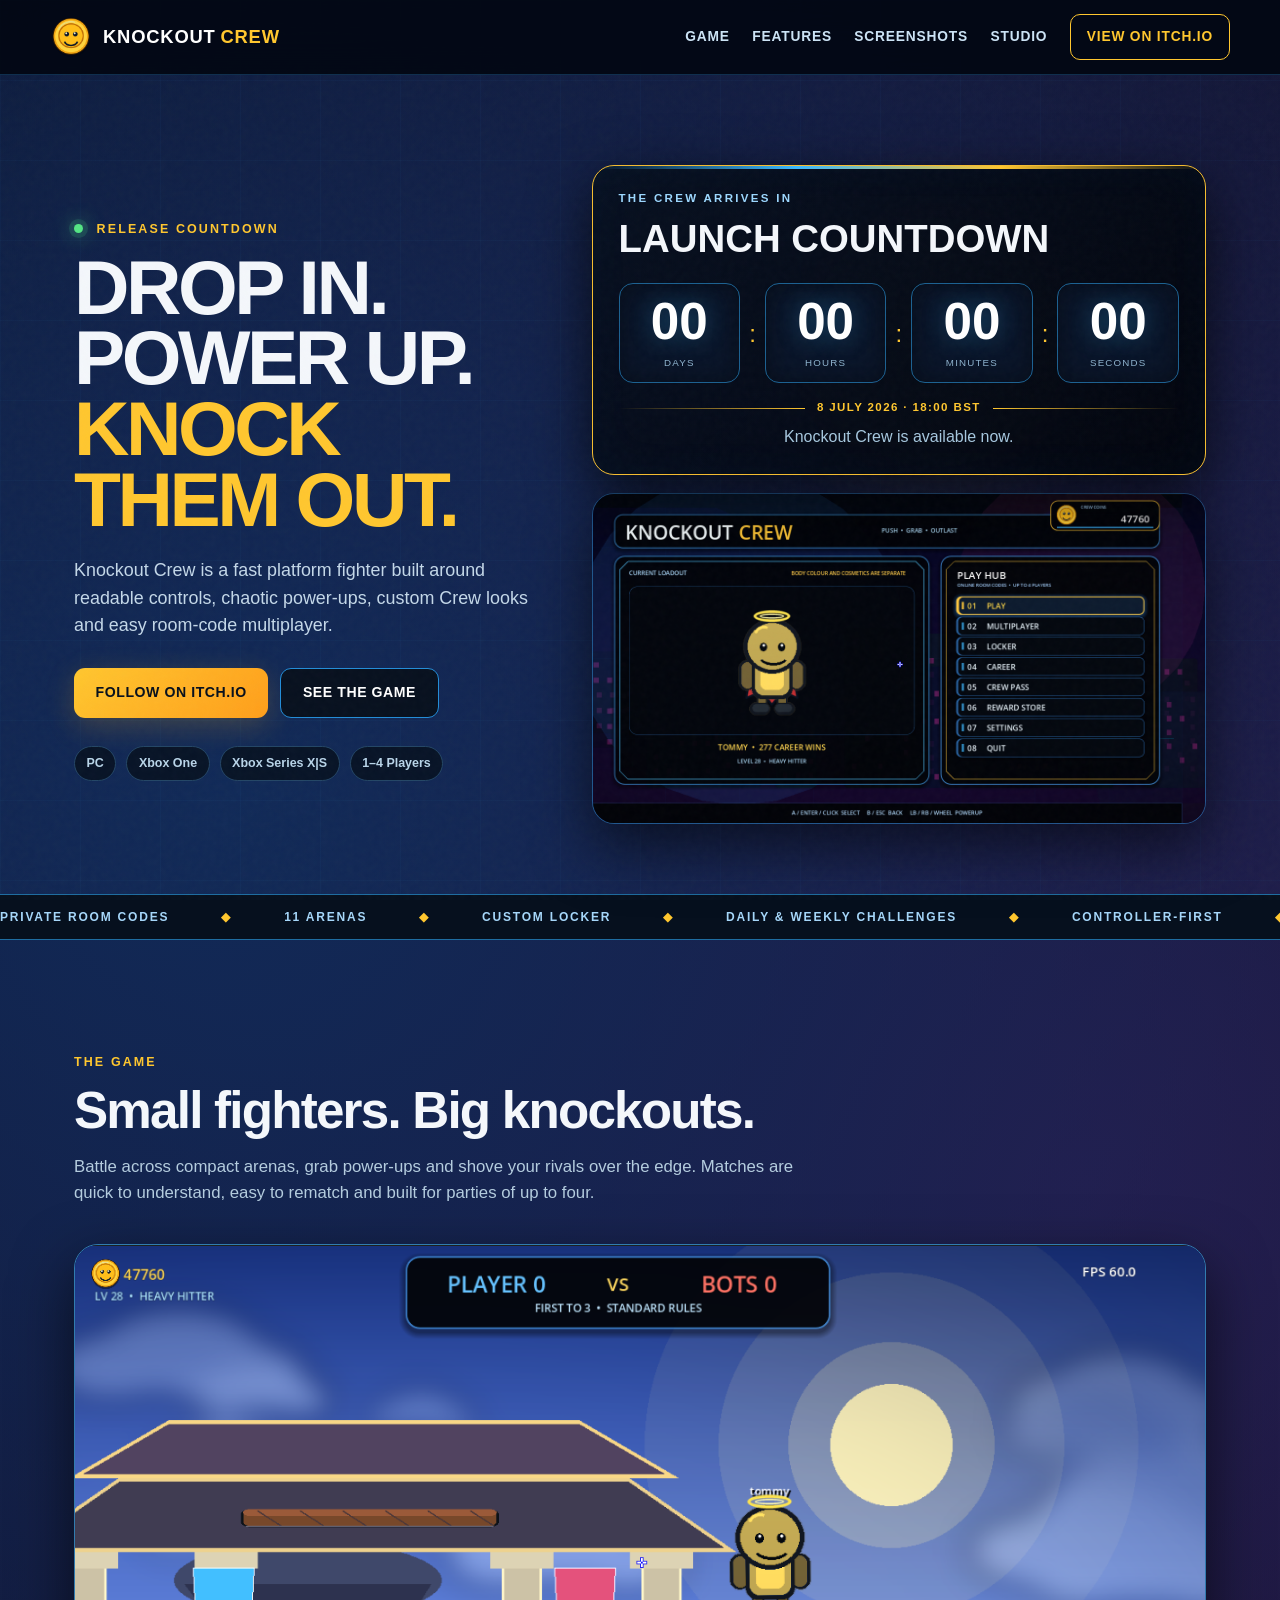
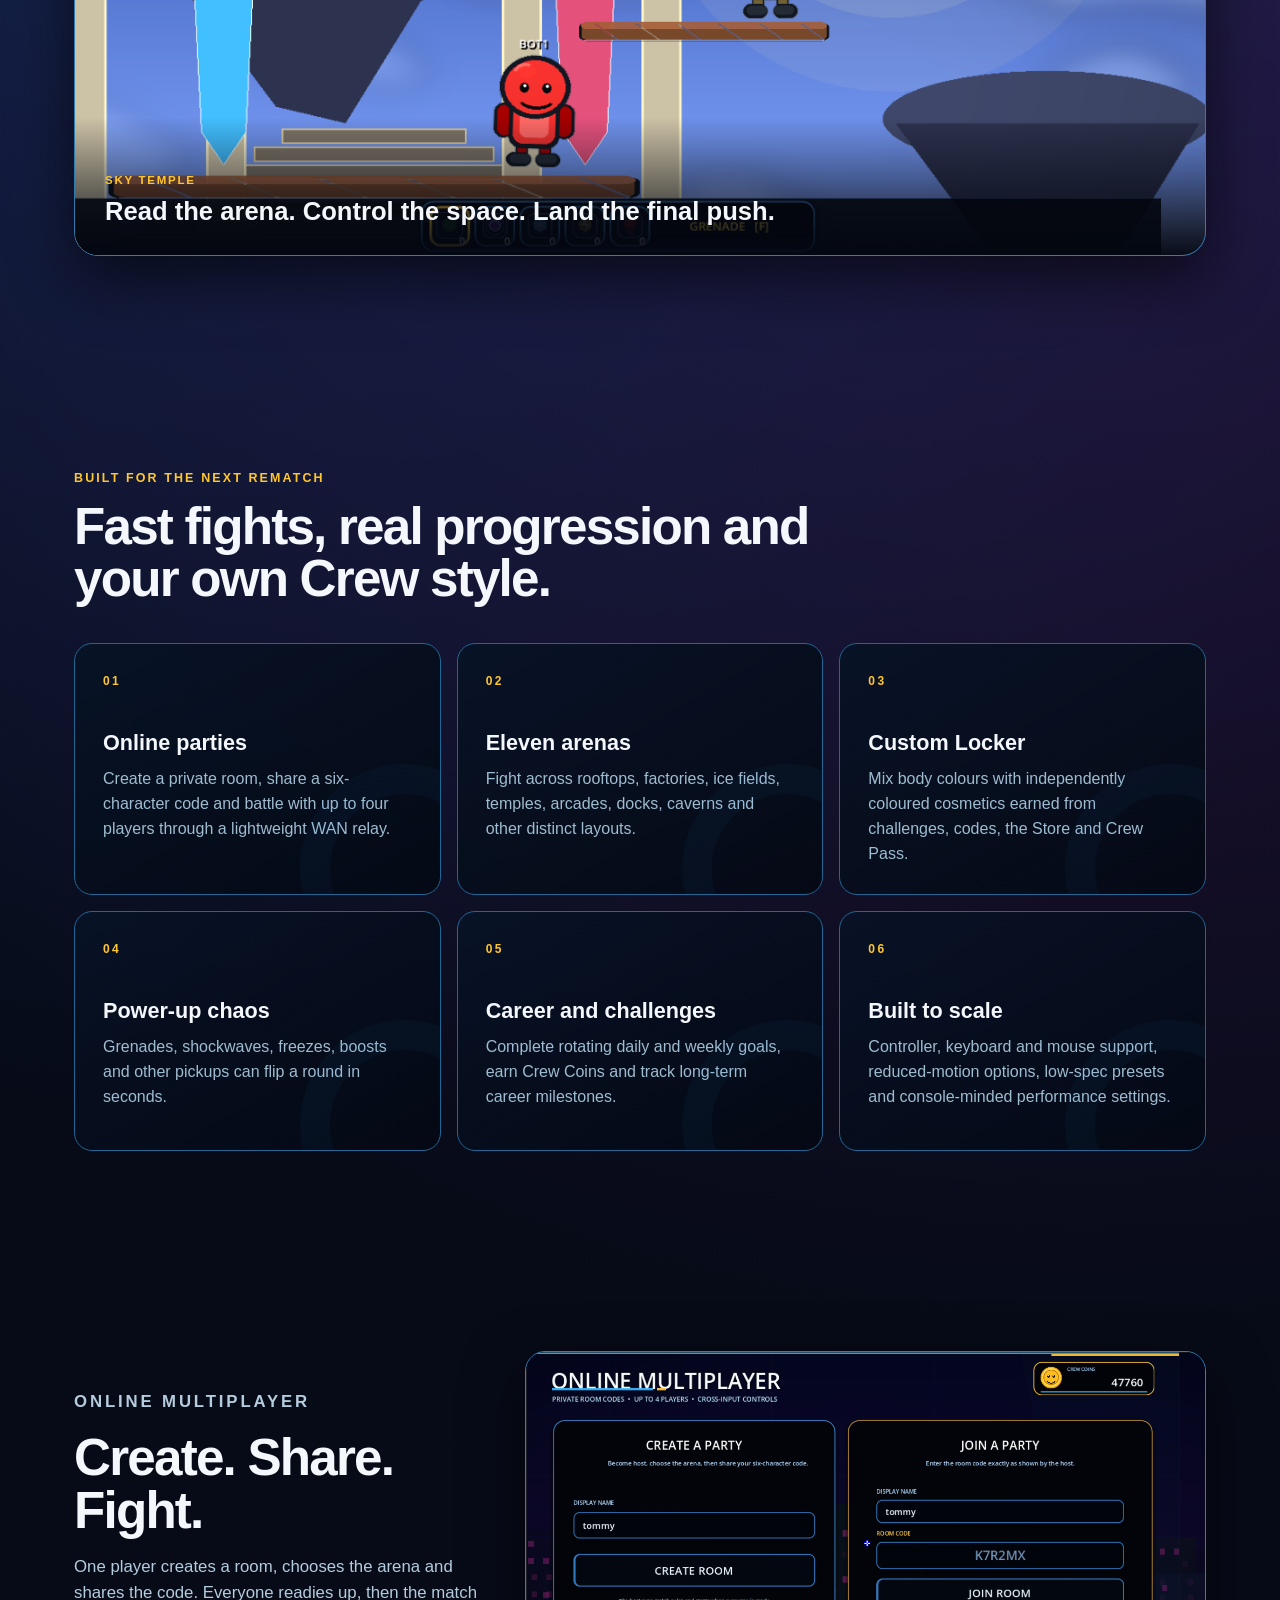
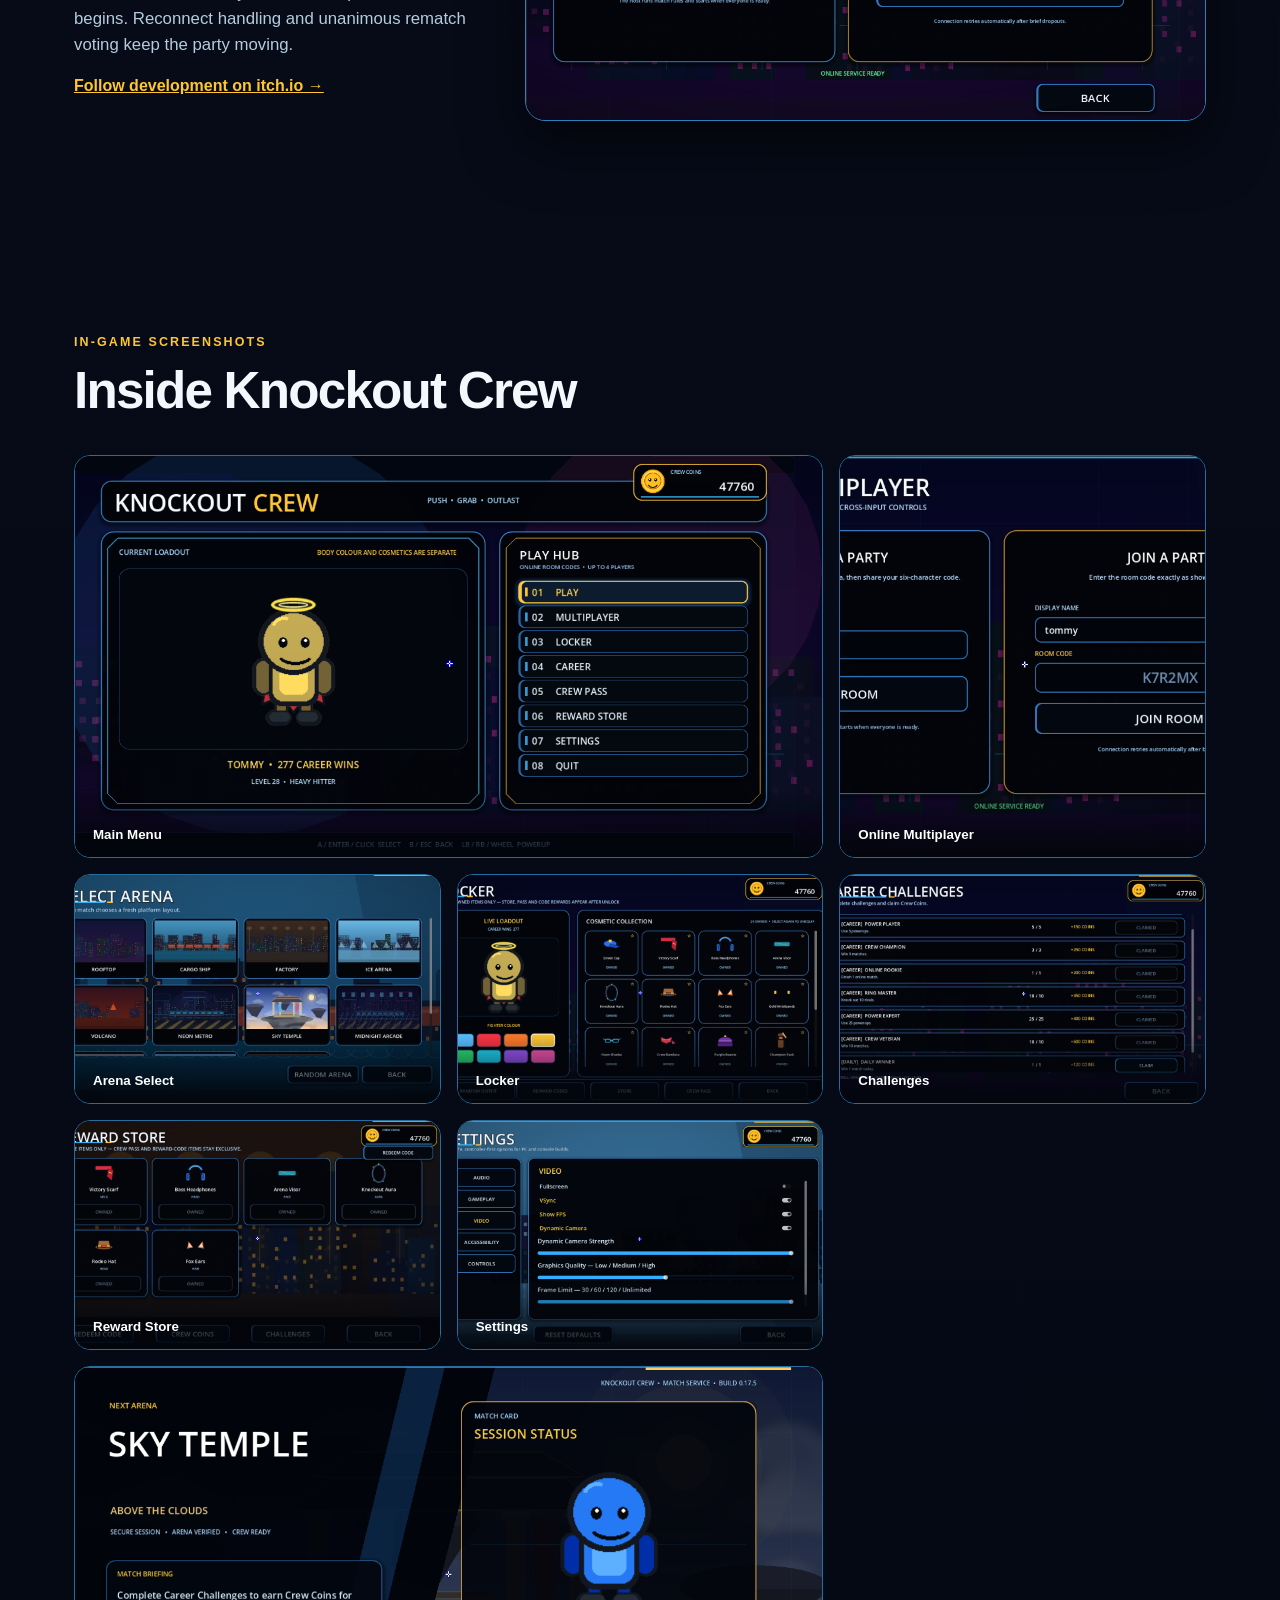
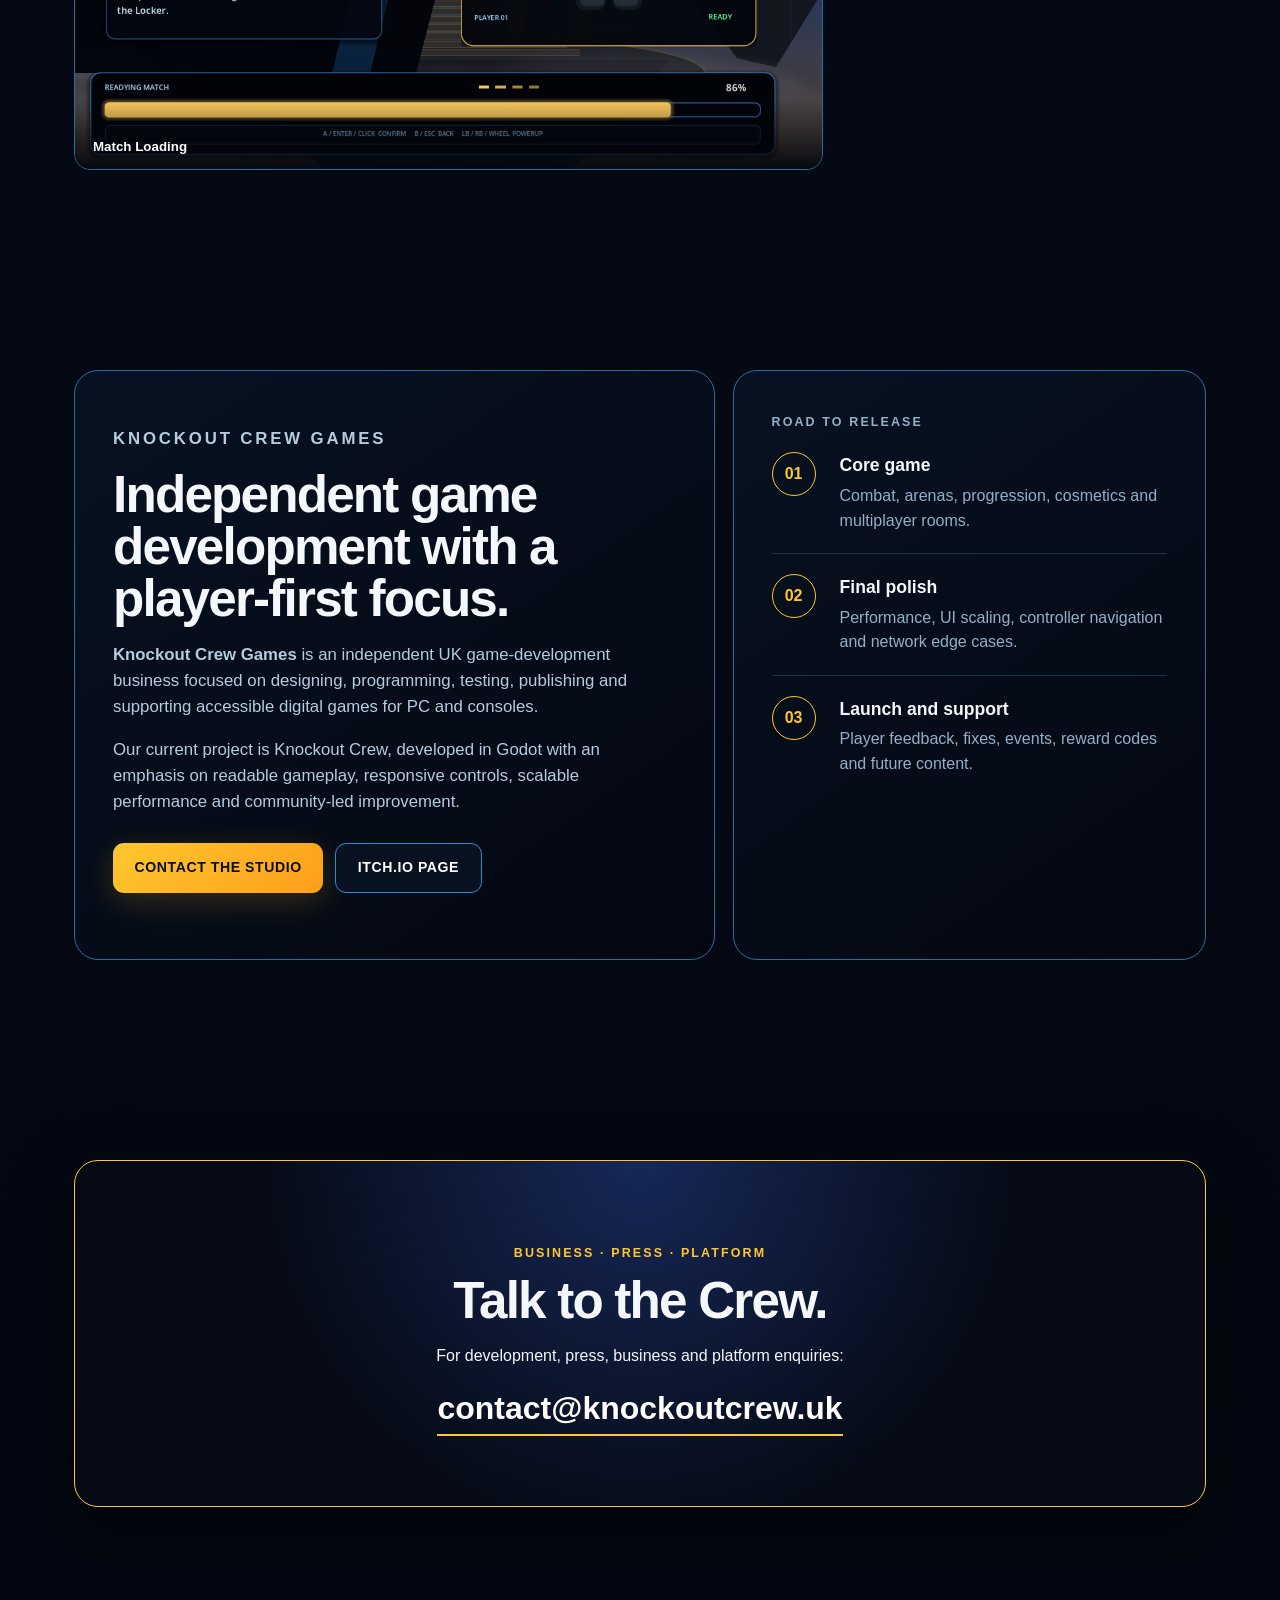
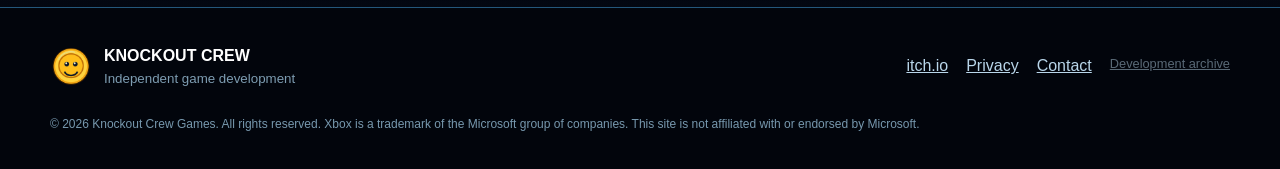
<file: index.html>
<!doctype html>
<html lang="en-GB">
<head>
  <meta charset="utf-8">
  <meta name="viewport" content="width=device-width, initial-scale=1">
  <meta name="description" content="Knockout Crew is a fast, colourful indie platform fighter for local and online multiplayer.">
  <meta name="theme-color" content="#050b18">
  <meta property="og:title" content="Knockout Crew — Launching Soon">
  <meta property="og:description" content="Push. Grab. Outlast. Wishlist and follow the launch on itch.io.">
  <meta property="og:image" content="assets/images/main-menu.png">
  <meta property="og:type" content="website">
  <title>Knockout Crew | Official Website</title>
  <link rel="icon" href="assets/images/crew-coin.png">
  <link rel="stylesheet" href="styles.css">
  <script defer src="script.js"></script>
</head>
<body>
  <a class="skip-link" href="#main">Skip to content</a>
  <div class="noise" aria-hidden="true"></div>

  <header class="site-header">
    <a class="brand" href="#top" aria-label="Knockout Crew home">
      <img src="assets/images/crew-coin.png" alt="">
      <span><b>KNOCKOUT</b><strong>CREW</strong></span>
    </a>
    <button class="menu-toggle" aria-expanded="false" aria-controls="main-nav">Menu</button>
    <nav id="main-nav" aria-label="Main navigation">
      <a href="#game">Game</a>
      <a href="#features">Features</a>
      <a href="#gallery">Screenshots</a>
      <a href="#studio">Studio</a>
      <a class="nav-cta" href="https://ban1she.itch.io/knockout-crew" target="_blank" rel="noopener">View on itch.io</a>
    </nav>
  </header>

  <main id="main">
    <section class="hero" id="top">
      <div class="hero-copy reveal">
        <p class="eyebrow"><span class="live-dot"></span> RELEASE COUNTDOWN</p>
        <h1>DROP IN.<br>POWER UP.<br><span>KNOCK THEM OUT.</span></h1>
        <p class="hero-text">Knockout Crew is a fast platform fighter built around readable controls, chaotic power-ups, custom Crew looks and easy room-code multiplayer.</p>
        <div class="hero-actions">
          <a class="button primary" href="https://ban1she.itch.io/knockout-crew" target="_blank" rel="noopener">Follow on itch.io</a>
          <a class="button secondary" href="#gallery">See the game</a>
        </div>
        <ul class="platform-list" aria-label="Target platforms">
          <li>PC</li><li>Xbox One</li><li>Xbox Series X|S</li><li>1–4 Players</li>
        </ul>
      </div>

      <div class="countdown-stage reveal" aria-labelledby="countdown-title">
        <div class="countdown-glow" aria-hidden="true"></div>
        <div class="countdown-card">
          <p class="countdown-kicker">THE CREW ARRIVES IN</p>
          <h2 id="countdown-title">Launch countdown</h2>
          <div class="countdown" data-release="2026-07-08T18:00:00+01:00" aria-live="polite">
            <div><strong id="days">15</strong><span>Days</span></div>
            <i>:</i>
            <div><strong id="hours">00</strong><span>Hours</span></div>
            <i>:</i>
            <div><strong id="minutes">00</strong><span>Minutes</span></div>
            <i>:</i>
            <div><strong id="seconds">00</strong><span>Seconds</span></div>
          </div>
          <div class="release-line"><span></span><b>8 JULY 2026 · 18:00 BST</b><span></span></div>
          <p id="countdown-status">Final checks are underway.</p>
        </div>
        <img src="assets/images/main-menu.png" alt="Knockout Crew main menu showing the custom fighter and Play Hub">
      </div>
    </section>

    <section class="ticker" aria-label="Game highlights">
      <div><span>PRIVATE ROOM CODES</span><span>11 ARENAS</span><span>CUSTOM LOCKER</span><span>DAILY & WEEKLY CHALLENGES</span><span>CONTROLLER-FIRST</span><span>LOW-SPEC MODES</span></div>
    </section>

    <section class="section game-section" id="game">
      <div class="section-heading reveal">
        <p class="eyebrow">THE GAME</p>
        <h2>Small fighters. Big knockouts.</h2>
        <p>Battle across compact arenas, grab power-ups and shove your rivals over the edge. Matches are quick to understand, easy to rematch and built for parties of up to four.</p>
      </div>
      <div class="feature-visual reveal">
        <img src="assets/images/sky-temple-gameplay.png" alt="Knockout Crew match in Sky Temple">
        <div class="visual-caption">
          <span>SKY TEMPLE</span>
          <strong>Read the arena. Control the space. Land the final push.</strong>
        </div>
      </div>
    </section>

    <section class="section" id="features">
      <div class="section-heading reveal">
        <p class="eyebrow">BUILT FOR THE NEXT REMATCH</p>
        <h2>Fast fights, real progression and your own Crew style.</h2>
      </div>
      <div class="card-grid">
        <article class="info-card reveal"><span class="card-number">01</span><h3>Online parties</h3><p>Create a private room, share a six-character code and battle with up to four players through a lightweight WAN relay.</p></article>
        <article class="info-card reveal"><span class="card-number">02</span><h3>Eleven arenas</h3><p>Fight across rooftops, factories, ice fields, temples, arcades, docks, caverns and other distinct layouts.</p></article>
        <article class="info-card reveal"><span class="card-number">03</span><h3>Custom Locker</h3><p>Mix body colours with independently coloured cosmetics earned from challenges, codes, the Store and Crew Pass.</p></article>
        <article class="info-card reveal"><span class="card-number">04</span><h3>Power-up chaos</h3><p>Grenades, shockwaves, freezes, boosts and other pickups can flip a round in seconds.</p></article>
        <article class="info-card reveal"><span class="card-number">05</span><h3>Career and challenges</h3><p>Complete rotating daily and weekly goals, earn Crew Coins and track long-term career milestones.</p></article>
        <article class="info-card reveal"><span class="card-number">06</span><h3>Built to scale</h3><p>Controller, keyboard and mouse support, reduced-motion options, low-spec presets and console-minded performance settings.</p></article>
      </div>
    </section>

    <section class="section multiplayer-showcase">
      <div class="showcase-copy reveal">
        <p class="eyebrow">ONLINE MULTIPLAYER</p>
        <h2>Create. Share. Fight.</h2>
        <p>One player creates a room, chooses the arena and shares the code. Everyone readies up, then the match begins. Reconnect handling and unanimous rematch voting keep the party moving.</p>
        <a class="text-link" href="https://ban1she.itch.io/knockout-crew" target="_blank" rel="noopener">Follow development on itch.io →</a>
      </div>
      <img class="reveal" src="assets/images/multiplayer.png" alt="Knockout Crew online multiplayer create and join party screen">
    </section>

    <section class="section gallery-section" id="gallery">
      <div class="section-heading reveal"><p class="eyebrow">IN-GAME SCREENSHOTS</p><h2>Inside Knockout Crew</h2></div>
      <div class="gallery">
        <button class="gallery-item gallery-feature reveal" data-image="assets/images/main-menu.png"><img src="assets/images/main-menu.png" alt="Knockout Crew main menu"><span>Main Menu</span></button>
        <button class="gallery-item reveal" data-image="assets/images/multiplayer.png"><img src="assets/images/multiplayer.png" alt="Online multiplayer room screen"><span>Online Multiplayer</span></button>
        <button class="gallery-item reveal" data-image="assets/images/arenas.png"><img src="assets/images/arenas.png" alt="Arena selection screen"><span>Arena Select</span></button>
        <button class="gallery-item reveal" data-image="assets/images/locker-v17.png"><img src="assets/images/locker-v17.png" alt="Locker cosmetic collection"><span>Locker</span></button>
        <button class="gallery-item reveal" data-image="assets/images/challenges.png"><img src="assets/images/challenges.png" alt="Career challenges screen"><span>Challenges</span></button>
        <button class="gallery-item reveal" data-image="assets/images/store.png"><img src="assets/images/store.png" alt="Reward Store screen"><span>Reward Store</span></button>
        <button class="gallery-item reveal" data-image="assets/images/settings.png"><img src="assets/images/settings.png" alt="Settings screen"><span>Settings</span></button>
        <button class="gallery-item gallery-feature reveal" data-image="assets/images/loading-screen.png"><img src="assets/images/loading-screen.png" alt="Sky Temple loading screen"><span>Match Loading</span></button>
      </div>
    </section>

    <section class="section split-section" id="studio">
      <div class="studio-panel reveal">
        <p class="eyebrow">KNOCKOUT CREW GAMES</p>
        <h2>Independent game development with a player-first focus.</h2>
        <p><strong>Knockout Crew Games</strong> is an independent UK game-development business focused on designing, programming, testing, publishing and supporting accessible digital games for PC and consoles.</p>
        <p>Our current project is Knockout Crew, developed in Godot with an emphasis on readable gameplay, responsive controls, scalable performance and community-led improvement.</p>
        <div class="studio-actions">
          <a class="button primary" href="mailto:contact@knockoutcrew.uk">Contact the studio</a>
          <a class="button secondary" href="https://ban1she.itch.io/knockout-crew" target="_blank" rel="noopener">itch.io page</a>
        </div>
      </div>
      <div class="roadmap reveal">
        <p class="eyebrow">ROAD TO RELEASE</p>
        <ol>
          <li><span>01</span><div><strong>Core game</strong><p>Combat, arenas, progression, cosmetics and multiplayer rooms.</p></div></li>
          <li><span>02</span><div><strong>Final polish</strong><p>Performance, UI scaling, controller navigation and network edge cases.</p></div></li>
          <li><span>03</span><div><strong>Launch and support</strong><p>Player feedback, fixes, events, reward codes and future content.</p></div></li>
        </ol>
      </div>
    </section>

    <section class="section contact-section" id="contact">
      <div class="contact-card reveal">
        <p class="eyebrow">BUSINESS · PRESS · PLATFORM</p>
        <h2>Talk to the Crew.</h2>
        <p>For development, press, business and platform enquiries:</p>
        <a class="contact-email" href="mailto:contact@knockoutcrew.uk">contact@knockoutcrew.uk</a>
      </div>
    </section>
  </main>

  <footer>
    <div class="footer-top">
      <div class="footer-brand"><img src="assets/images/crew-coin.png" alt=""><span><b>KNOCKOUT CREW</b><small>Independent game development</small></span></div>
      <div class="footer-links"><a href="https://ban1she.itch.io/knockout-crew" target="_blank" rel="noopener">itch.io</a><a href="privacy.html">Privacy</a><a href="mailto:contact@knockoutcrew.uk">Contact</a><a class="quiet-link" href="devlog.html">Development archive</a></div>
    </div>
    <p>© <span id="year"></span> Knockout Crew Games. All rights reserved. Xbox is a trademark of the Microsoft group of companies. This site is not affiliated with or endorsed by Microsoft.</p>
  </footer>

  <dialog id="lightbox"><button class="lightbox-close" aria-label="Close image">×</button><img alt="Expanded game screenshot"></dialog>
</body>
</html>
</file>
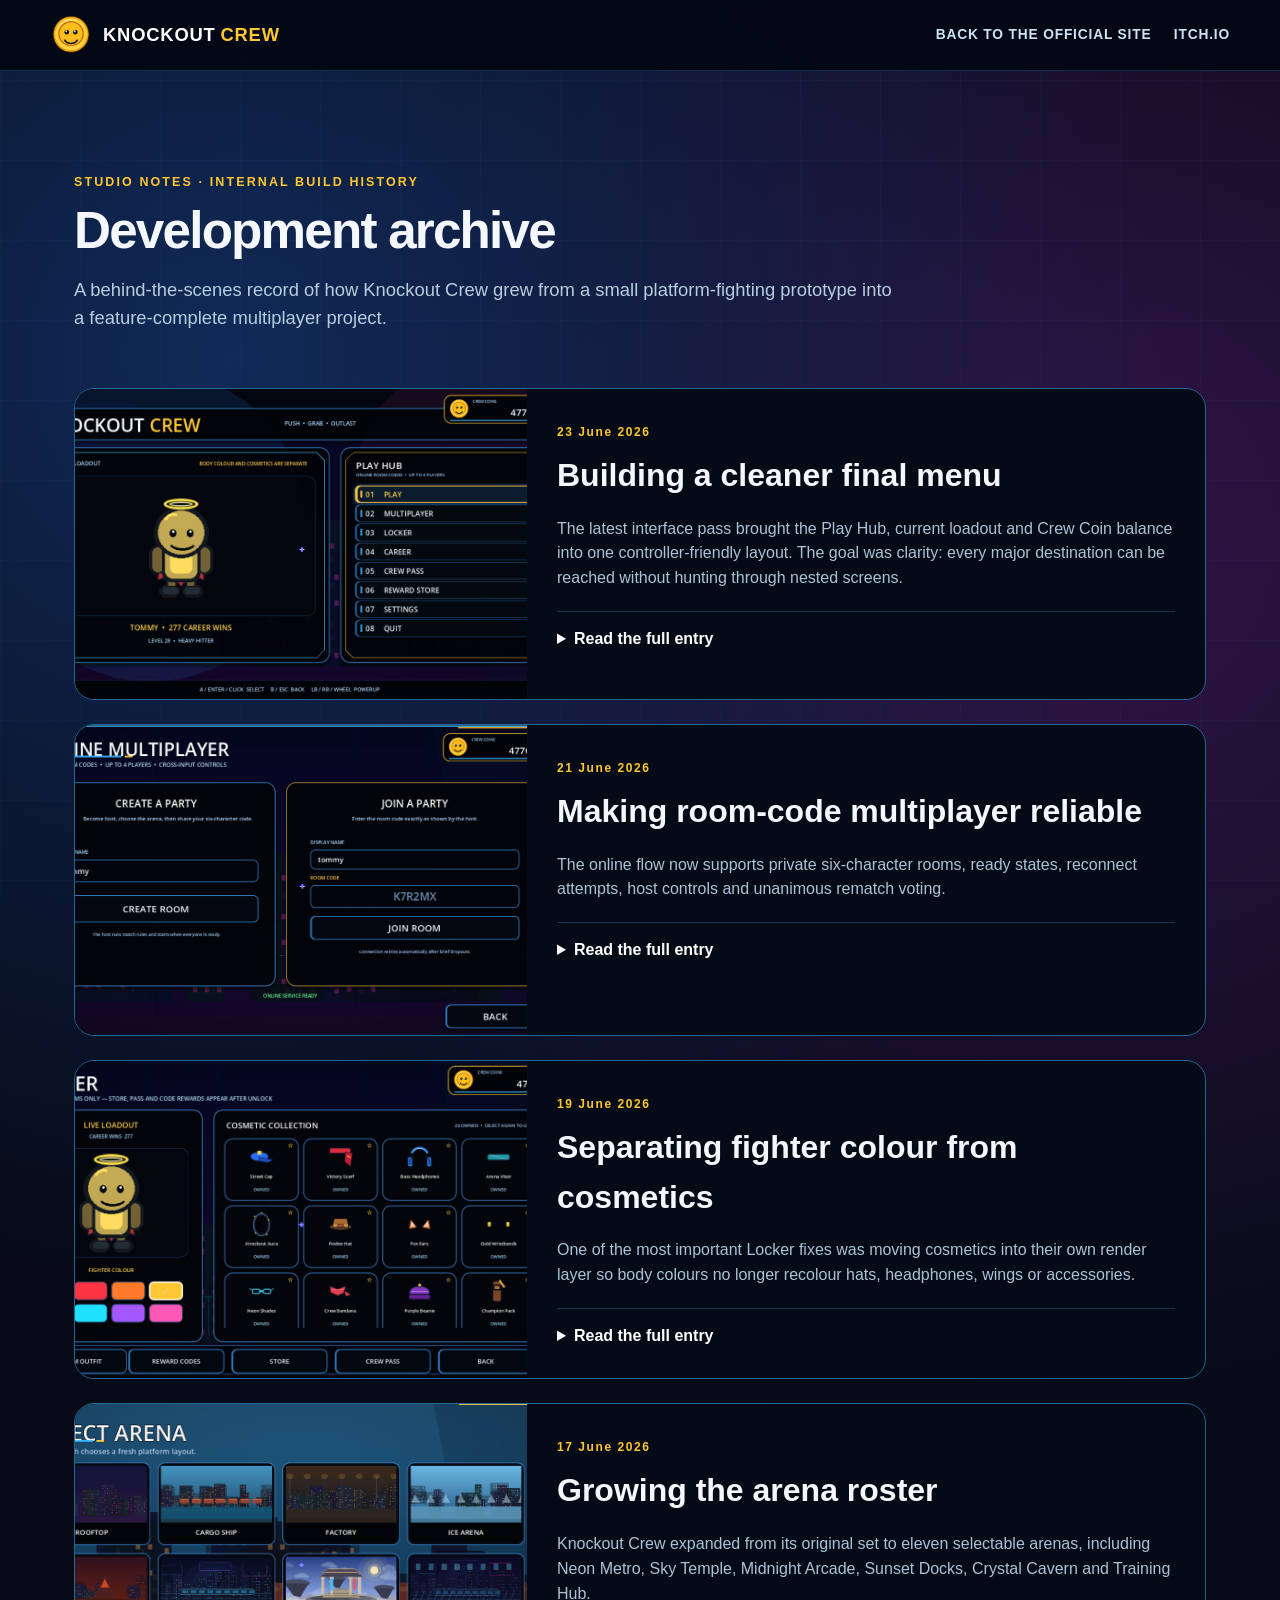
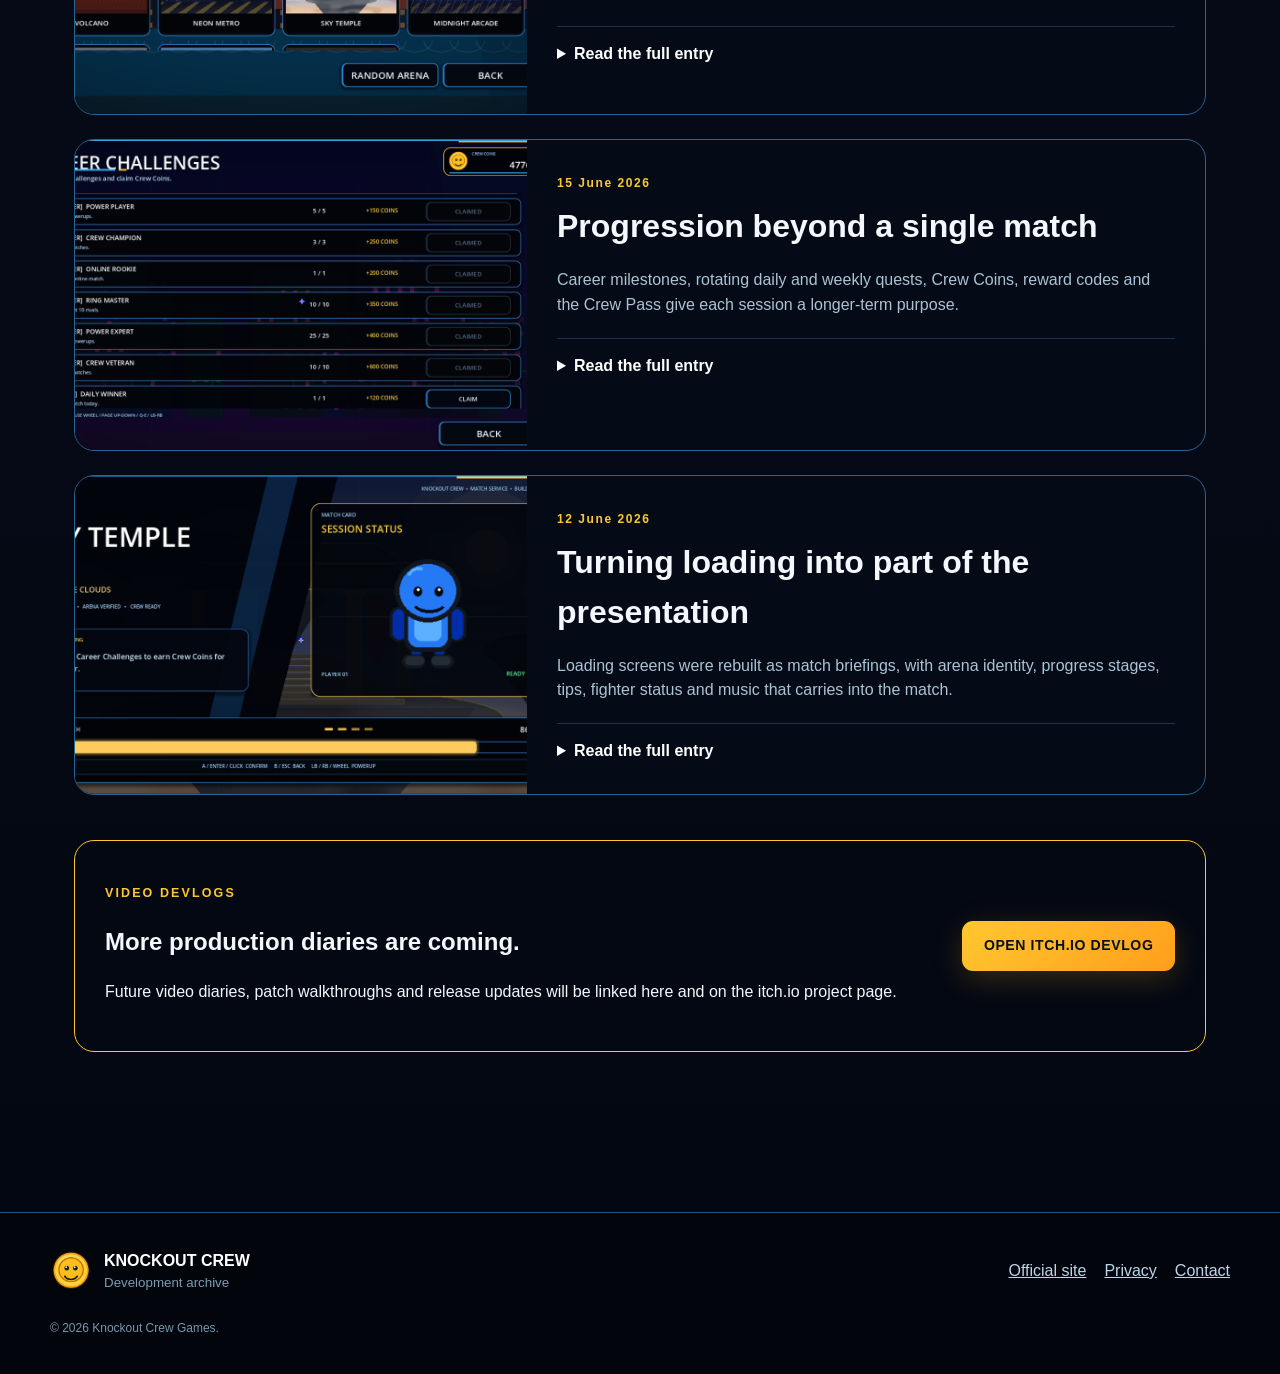
<file: devlog.html>
<!doctype html>
<html lang="en-GB">
<head>
  <meta charset="utf-8">
  <meta name="viewport" content="width=device-width, initial-scale=1">
  <meta name="description" content="Knockout Crew development archive, blogs and release notes.">
  <meta name="theme-color" content="#050b18">
  <title>Development Archive | Knockout Crew</title>
  <link rel="icon" href="assets/images/crew-coin.png">
  <link rel="stylesheet" href="styles.css">
  <script defer src="script.js"></script>
</head>
<body class="archive-page">
  <a class="skip-link" href="#main">Skip to content</a>
  <header class="site-header compact-header">
    <a class="brand" href="index.html"><img src="assets/images/crew-coin.png" alt=""><span><b>KNOCKOUT</b><strong>CREW</strong></span></a>
    <nav aria-label="Archive navigation"><a href="index.html">Back to the official site</a><a href="https://ban1she.itch.io/knockout-crew" target="_blank" rel="noopener">itch.io</a></nav>
  </header>

  <main id="main" class="archive-main">
    <header class="archive-hero reveal">
      <p class="eyebrow">STUDIO NOTES · INTERNAL BUILD HISTORY</p>
      <h1>Development archive</h1>
      <p>A behind-the-scenes record of how Knockout Crew grew from a small platform-fighting prototype into a feature-complete multiplayer project.</p>
    </header>

    <section class="archive-grid">
      <article class="blog-card reveal">
        <img src="assets/images/main-menu.png" alt="Knockout Crew main menu">
        <div><time datetime="2026-06-23">23 June 2026</time><h2>Building a cleaner final menu</h2><p>The latest interface pass brought the Play Hub, current loadout and Crew Coin balance into one controller-friendly layout. The goal was clarity: every major destination can be reached without hunting through nested screens.</p><details><summary>Read the full entry</summary><p>We standardised panel borders, focus states, TV-safe margins and footer prompts. The same visual language now carries into Multiplayer, Locker, Career, Store and Settings. The interface is still lightweight enough for low-end machines and Xbox One targets.</p></details></div>
      </article>

      <article class="blog-card reveal">
        <img src="assets/images/multiplayer.png" alt="Online create and join room screen">
        <div><time datetime="2026-06-21">21 June 2026</time><h2>Making room-code multiplayer reliable</h2><p>The online flow now supports private six-character rooms, ready states, reconnect attempts, host controls and unanimous rematch voting.</p><details><summary>Read the full entry</summary><p>We also resolved overlapping spawn slots by assigning deterministic roster positions, moved character movement into the fixed physics loop and added a short spawn-grace period. Two-player matches end when an opponent leaves; larger parties continue with the remaining fighters.</p></details></div>
      </article>

      <article class="blog-card reveal">
        <img src="assets/images/locker-v17.png" alt="Locker cosmetic collection">
        <div><time datetime="2026-06-19">19 June 2026</time><h2>Separating fighter colour from cosmetics</h2><p>One of the most important Locker fixes was moving cosmetics into their own render layer so body colours no longer recolour hats, headphones, wings or accessories.</p><details><summary>Read the full entry</summary><p>Cosmetics now follow animation frames through category-specific anchor points. Unlock rules also keep Store, Crew Pass and reward-code items exclusive to their proper sources until earned.</p></details></div>
      </article>

      <article class="blog-card reveal">
        <img src="assets/images/arenas.png" alt="Arena selection screen">
        <div><time datetime="2026-06-17">17 June 2026</time><h2>Growing the arena roster</h2><p>Knockout Crew expanded from its original set to eleven selectable arenas, including Neon Metro, Sky Temple, Midnight Arcade, Sunset Docks, Crystal Cavern and Training Hub.</p><details><summary>Read the full entry</summary><p>Each map reuses a small set of tested gameplay layouts and lightweight background assets. That keeps collision predictable and memory use conservative while still giving every location a distinct identity.</p></details></div>
      </article>

      <article class="blog-card reveal">
        <img src="assets/images/challenges.png" alt="Career challenges screen">
        <div><time datetime="2026-06-15">15 June 2026</time><h2>Progression beyond a single match</h2><p>Career milestones, rotating daily and weekly quests, Crew Coins, reward codes and the Crew Pass give each session a longer-term purpose.</p><details><summary>Read the full entry</summary><p>Quest rotations use calendar-day and calendar-week keys, while reward sources remain clearly separated. That means code-exclusive cosmetics never appear in the Store or Crew Pass, and Pass cosmetics remain tied to their reward track.</p></details></div>
      </article>

      <article class="blog-card reveal">
        <img src="assets/images/loading-screen.png" alt="Sky Temple loading screen">
        <div><time datetime="2026-06-12">12 June 2026</time><h2>Turning loading into part of the presentation</h2><p>Loading screens were rebuilt as match briefings, with arena identity, progress stages, tips, fighter status and music that carries into the match.</p><details><summary>Read the full entry</summary><p>The screens use calm motion and simple layered artwork instead of expensive effects. Reduced-motion settings and low-spec profiles keep them responsive across a wide range of hardware.</p></details></div>
      </article>
    </section>

    <section class="video-journal reveal">
      <div><p class="eyebrow">VIDEO DEVLOGS</p><h2>More production diaries are coming.</h2><p>Future video diaries, patch walkthroughs and release updates will be linked here and on the itch.io project page.</p></div>
      <a class="button primary" href="https://ban1she.itch.io/knockout-crew" target="_blank" rel="noopener">Open itch.io devlog</a>
    </section>
  </main>

  <footer><div class="footer-top"><div class="footer-brand"><img src="assets/images/crew-coin.png" alt=""><span><b>KNOCKOUT CREW</b><small>Development archive</small></span></div><div class="footer-links"><a href="index.html">Official site</a><a href="privacy.html">Privacy</a><a href="mailto:contact@knockoutcrew.uk">Contact</a></div></div><p>© <span id="year"></span> Knockout Crew Games.</p></footer>
</body>
</html>
</file>
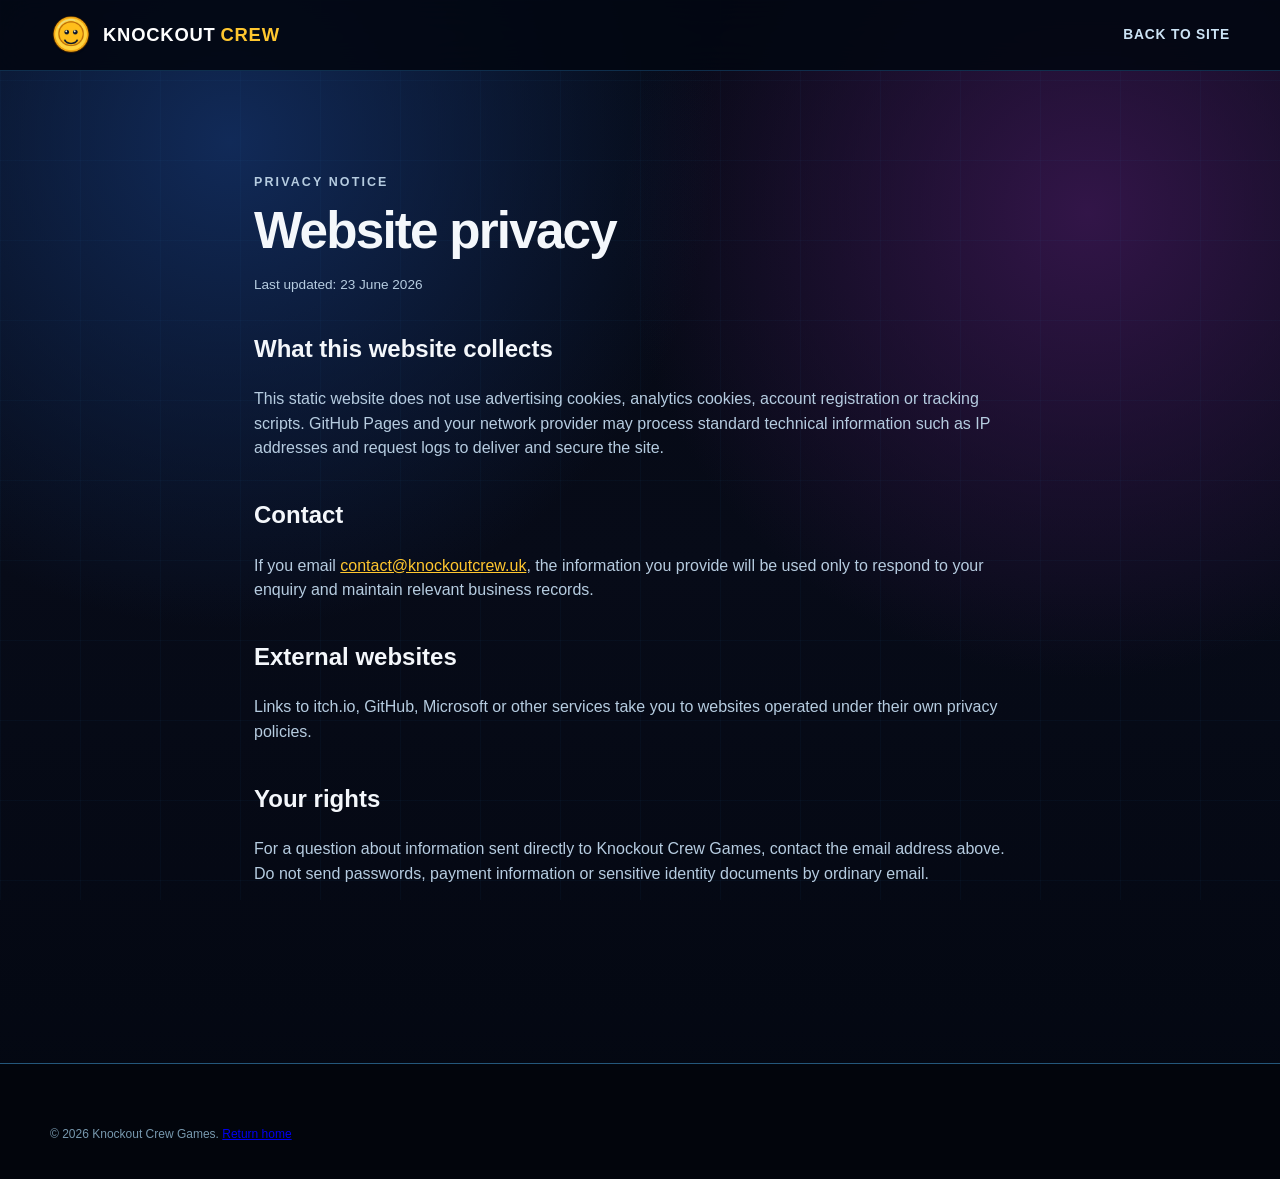
<file: privacy.html>
<!doctype html>
<html lang="en-GB">
<head>
  <meta charset="utf-8">
  <meta name="viewport" content="width=device-width, initial-scale=1">
  <meta name="theme-color" content="#050b18">
  <title>Privacy | Knockout Crew</title>
  <link rel="icon" href="assets/images/crew-coin.png">
  <link rel="stylesheet" href="styles.css">
</head>
<body class="legal-page">
  <header class="site-header compact-header"><a class="brand" href="index.html"><img src="assets/images/crew-coin.png" alt=""><span><b>KNOCKOUT</b><strong>CREW</strong></span></a><nav><a href="index.html">Back to site</a></nav></header>
  <main class="legal-main">
    <p class="eyebrow">PRIVACY NOTICE</p>
    <h1>Website privacy</h1>
    <p class="updated">Last updated: 23 June 2026</p>
    <h2>What this website collects</h2>
    <p>This static website does not use advertising cookies, analytics cookies, account registration or tracking scripts. GitHub Pages and your network provider may process standard technical information such as IP addresses and request logs to deliver and secure the site.</p>
    <h2>Contact</h2>
    <p>If you email <a href="mailto:contact@knockoutcrew.uk">contact@knockoutcrew.uk</a>, the information you provide will be used only to respond to your enquiry and maintain relevant business records.</p>
    <h2>External websites</h2>
    <p>Links to itch.io, GitHub, Microsoft or other services take you to websites operated under their own privacy policies.</p>
    <h2>Your rights</h2>
    <p>For a question about information sent directly to Knockout Crew Games, contact the email address above. Do not send passwords, payment information or sensitive identity documents by ordinary email.</p>
  </main>
  <footer><p>© 2026 Knockout Crew Games. <a href="index.html">Return home</a></p></footer>
</body>
</html>
</file>
<file: styles.css>
:root{
  --bg:#050914;--bg2:#080d1d;--panel:#060b16ee;--panel2:#0a1325;--line:#238dd8;--line-soft:#174d7a;--gold:#ffc72f;--gold2:#ff9e1b;--cyan:#39b9ff;--text:#f4f7fb;--muted:#a8c2d8;--green:#54e584;--shadow:0 22px 60px #0009;--radius:24px;--max:1180px
}
*{box-sizing:border-box}html{scroll-behavior:smooth}body{margin:0;background:radial-gradient(circle at 18% 12%,#112a58 0,transparent 33%),radial-gradient(circle at 85% 18%,#321548 0,transparent 32%),linear-gradient(180deg,var(--bg),#070b18 48%,#030711);color:var(--text);font-family:Inter,Segoe UI,Arial,sans-serif;line-height:1.55;overflow-x:hidden}body:before{content:"";position:fixed;inset:0;background-image:linear-gradient(#2f8dd10b 1px,transparent 1px),linear-gradient(90deg,#2f8dd10b 1px,transparent 1px);background-size:80px 80px;pointer-events:none;z-index:-2}.noise{position:fixed;inset:0;opacity:.035;pointer-events:none;z-index:20;background-image:url("data:image/svg+xml,%3Csvg viewBox='0 0 180 180' xmlns='http://www.w3.org/2000/svg'%3E%3Cfilter id='n'%3E%3CfeTurbulence type='fractalNoise' baseFrequency='.8' numOctaves='4' stitchTiles='stitch'/%3E%3C/filter%3E%3Crect width='100%25' height='100%25' filter='url(%23n)' opacity='.7'/%3E%3C/svg%3E")}.skip-link{position:fixed;top:8px;left:8px;transform:translateY(-180%);background:#fff;color:#000;padding:.75rem 1rem;z-index:100}.skip-link:focus{transform:none}.site-header{position:sticky;top:0;z-index:50;display:flex;align-items:center;justify-content:space-between;gap:2rem;padding:14px max(24px,calc((100vw - var(--max))/2));background:#030712e8;border-bottom:1px solid #2d85c850;backdrop-filter:blur(18px)}.compact-header{position:relative}.brand{display:flex;align-items:center;gap:11px;color:#fff;text-decoration:none;letter-spacing:.05em}.brand img{width:42px;height:42px}.brand span{display:flex;align-items:baseline;font-size:1.15rem}.brand strong{color:var(--gold);margin-left:.3rem}.site-header nav{display:flex;align-items:center;gap:1.4rem}.site-header nav a{color:#cce3f5;text-decoration:none;font-weight:700;font-size:.86rem;letter-spacing:.06em;text-transform:uppercase}.site-header nav a:hover,.site-header nav a:focus-visible{color:#fff}.nav-cta{border:1px solid var(--gold);padding:.7rem 1rem;border-radius:10px;color:var(--gold)!important}.menu-toggle{display:none;background:var(--panel2);border:1px solid var(--line);color:#fff;border-radius:8px;padding:.7rem 1rem}.hero{min-height:760px;max-width:var(--max);margin:auto;padding:90px 24px 70px;display:grid;grid-template-columns:.86fr 1.14fr;align-items:center;gap:54px}.eyebrow{font-size:.78rem;letter-spacing:.17em;color:var(--gold);font-weight:800;text-transform:uppercase}.live-dot{display:inline-block;width:9px;height:9px;border-radius:50%;background:var(--green);box-shadow:0 0 0 5px #54e58422,0 0 20px var(--green);margin-right:8px;animation:pulse 1.7s infinite}.hero h1{font-size:clamp(3.2rem,6vw,6rem);line-height:.92;letter-spacing:-.045em;margin:.45rem 0 1.4rem}.hero h1 span{color:var(--gold)}.hero-text{max-width:620px;color:#c4d8e9;font-size:1.12rem}.hero-actions,.studio-actions{display:flex;gap:12px;flex-wrap:wrap;margin:28px 0}.button{display:inline-flex;align-items:center;justify-content:center;min-height:50px;padding:0 1.35rem;border-radius:11px;text-decoration:none;font-weight:850;letter-spacing:.04em;text-transform:uppercase;font-size:.88rem;transition:.18s transform,.18s box-shadow,.18s background}.button:hover{transform:translateY(-2px)}.button.primary{background:linear-gradient(135deg,var(--gold),var(--gold2));color:#07101d;box-shadow:0 8px 30px #ffb51f33}.button.secondary{border:1px solid var(--line);background:#08111f;color:#fff}.platform-list{display:flex;list-style:none;padding:0;margin:24px 0 0;gap:10px;flex-wrap:wrap}.platform-list li{border:1px solid #244666;background:#07101dcf;border-radius:999px;padding:.42rem .72rem;color:#b9d5e9;font-size:.78rem;font-weight:750}.countdown-stage{position:relative;isolation:isolate}.countdown-stage>img{width:100%;border-radius:22px;border:1px solid #2e8dce7c;box-shadow:var(--shadow);margin-top:18px;display:block}.countdown-glow{position:absolute;width:72%;height:55%;right:8%;top:0;background:radial-gradient(circle,var(--gold) 0,transparent 67%);opacity:.16;filter:blur(40px);z-index:-1}.countdown-card{position:relative;background:linear-gradient(135deg,#07101ff2,#02050cf2);border:1px solid #f5bd2f;border-radius:22px;padding:24px 26px;box-shadow:0 20px 60px #000b,inset 0 0 50px #1797e209;overflow:hidden}.countdown-card:before{content:"";position:absolute;height:3px;inset:0 0 auto;background:linear-gradient(90deg,transparent,var(--cyan),var(--gold),transparent);animation:sweep 3s linear infinite}.countdown-card h2{margin:.1rem 0 .9rem;font-size:clamp(1.5rem,3vw,2.4rem);text-transform:uppercase}.countdown-kicker{font-size:.72rem;font-weight:800;letter-spacing:.2em;color:#9dd8ff;margin:0}.countdown{display:grid;grid-template-columns:1fr auto 1fr auto 1fr auto 1fr;align-items:center;gap:9px}.countdown div{background:#091428;border:1px solid #1c6191;border-radius:14px;padding:12px 7px;text-align:center;box-shadow:inset 0 0 25px #0006}.countdown strong{display:block;color:#fff;font-variant-numeric:tabular-nums;font-size:clamp(1.8rem,4vw,3.2rem);line-height:1;text-shadow:0 0 24px #3cbdff55}.countdown span{display:block;color:#8fb4cf;text-transform:uppercase;font-size:.61rem;letter-spacing:.12em;margin-top:8px}.countdown i{font-style:normal;color:var(--gold);font-size:1.5rem}.release-line{display:flex;align-items:center;gap:12px;margin:16px 0 5px;color:var(--gold);font-size:.72rem;letter-spacing:.12em}.release-line span{height:1px;flex:1;background:linear-gradient(90deg,transparent,var(--gold))}.release-line span:last-child{background:linear-gradient(90deg,var(--gold),transparent)}#countdown-status{text-align:center;color:#a7c8df;margin:.5rem 0 0}.ticker{overflow:hidden;border-block:1px solid #1e6da1;background:#06101e}.ticker div{display:flex;width:max-content;gap:52px;padding:13px 0;animation:ticker 28s linear infinite}.ticker span{color:#a6d7fa;font-weight:800;font-size:.75rem;letter-spacing:.15em}.ticker span:after{content:"◆";margin-left:52px;color:var(--gold)}.section{max-width:var(--max);margin:auto;padding:100px 24px}.section-heading{max-width:760px;margin-bottom:38px}.section h2,.archive-main h1,.legal-main h1{font-size:clamp(2.25rem,4vw,4.2rem);letter-spacing:-.035em;line-height:1.02;margin:.4rem 0 1rem}.section-heading>p:last-child,.studio-panel p,.showcase-copy p{color:#b4ccde;font-size:1.05rem}.feature-visual{position:relative;border:1px solid #317caf;border-radius:var(--radius);overflow:hidden;box-shadow:var(--shadow)}.feature-visual img{display:block;width:100%}.visual-caption{position:absolute;inset:auto 0 0;padding:50px 30px 24px;background:linear-gradient(transparent,#030711f5)}.visual-caption span{color:var(--gold);font-size:.72rem;font-weight:800;letter-spacing:.15em}.visual-caption strong{display:block;font-size:clamp(1.1rem,2vw,1.6rem)}.card-grid{display:grid;grid-template-columns:repeat(3,1fr);gap:16px}.info-card{position:relative;min-height:240px;padding:28px;border:1px solid #216795;border-radius:18px;background:linear-gradient(150deg,#081326ee,#040914ee);overflow:hidden}.info-card:after{content:"";position:absolute;width:150px;height:150px;border:30px solid #238dd80b;border-radius:50%;right:-70px;bottom:-80px}.card-number{display:block;color:var(--gold);font-weight:850;font-size:.75rem;letter-spacing:.2em}.info-card h3{font-size:1.35rem;margin:35px 0 8px}.info-card p{color:#9fbcd1;margin:0}.multiplayer-showcase{display:grid;grid-template-columns:.75fr 1.25fr;align-items:center;gap:42px}.multiplayer-showcase img{width:100%;border:1px solid #2c82b8;border-radius:20px;box-shadow:var(--shadow)}.text-link{color:var(--gold);font-weight:800}.gallery{display:grid;grid-template-columns:repeat(3,1fr);gap:16px}.gallery-item{position:relative;border:1px solid #246d9e;background:#050a14;border-radius:16px;padding:0;overflow:hidden;cursor:zoom-in;min-height:230px}.gallery-item.gallery-feature{grid-column:span 2}.gallery-item img{width:100%;height:100%;object-fit:cover;display:block;transition:transform .4s}.gallery-item:hover img{transform:scale(1.025)}.gallery-item span{position:absolute;inset:auto 0 0;padding:40px 18px 15px;background:linear-gradient(transparent,#02050cf2);text-align:left;color:#fff;font-weight:800}.split-section{display:grid;grid-template-columns:1.15fr .85fr;gap:18px}.studio-panel,.roadmap{border:1px solid #286f9f;background:linear-gradient(145deg,#081323ec,#040811ec);border-radius:var(--radius);padding:38px}.roadmap ol{list-style:none;padding:0;margin:0}.roadmap li{display:grid;grid-template-columns:52px 1fr;gap:16px;padding:20px 0;border-bottom:1px solid #17344e}.roadmap li:last-child{border:0}.roadmap li>span{width:44px;height:44px;border:1px solid var(--gold);border-radius:50%;display:grid;place-items:center;color:var(--gold);font-weight:850}.roadmap strong{font-size:1.1rem}.roadmap p{margin:.25rem 0 0;color:#93b0c6}.contact-card{text-align:center;border:1px solid var(--gold);border-radius:var(--radius);padding:70px 24px;background:radial-gradient(circle at 50% 0,#172858,#050a14 58%);box-shadow:var(--shadow)}.contact-email{display:inline-block;color:#fff;font-weight:850;font-size:clamp(1.2rem,3vw,2rem);text-decoration:none;border-bottom:2px solid var(--gold)}footer{border-top:1px solid #24577b;background:#02050c;padding:36px max(24px,calc((100vw - var(--max))/2));color:#7798ae}.footer-top{display:flex;justify-content:space-between;gap:20px;align-items:center}.footer-brand{display:flex;align-items:center;gap:12px;color:#fff}.footer-brand img{width:42px}.footer-brand span{display:flex;flex-direction:column}.footer-brand small{color:#7e9db2}.footer-links{display:flex;gap:18px;flex-wrap:wrap}.footer-links a{color:#b9d6ea}.quiet-link{opacity:.48;font-size:.8rem}footer>p{font-size:.75rem;margin:25px 0 0}.reveal{opacity:0;transform:translateY(18px);transition:opacity .65s,transform .65s}.reveal.visible{opacity:1;transform:none}dialog{border:1px solid #2a7bb0;border-radius:15px;padding:0;background:#02060d;max-width:min(94vw,1200px);box-shadow:0 30px 100px #000}dialog::backdrop{background:#000d;backdrop-filter:blur(8px)}dialog img{display:block;max-width:100%;max-height:88vh}.lightbox-close{position:absolute;right:9px;top:9px;border:1px solid #fff6;background:#000b;color:#fff;width:40px;height:40px;border-radius:50%;font-size:1.4rem;cursor:pointer}.archive-main,.legal-main{max-width:var(--max);margin:auto;padding:90px 24px}.archive-hero{max-width:820px;margin-bottom:55px}.archive-hero>p:last-child{font-size:1.15rem;color:#b6cede}.archive-grid{display:grid;gap:24px}.blog-card{display:grid;grid-template-columns:minmax(260px,.8fr) 1.2fr;background:#050b16;border:1px solid #226795;border-radius:20px;overflow:hidden}.blog-card img{width:100%;height:100%;min-height:310px;object-fit:cover}.blog-card>div{padding:30px}.blog-card time{color:var(--gold);font-size:.75rem;letter-spacing:.13em;font-weight:800}.blog-card h2{font-size:2rem;margin:.45rem 0}.blog-card p{color:#abc3d5}.blog-card details{border-top:1px solid #17344e;margin-top:20px;padding-top:15px}.blog-card summary{cursor:pointer;color:#fff;font-weight:800}.video-journal{margin-top:45px;border:1px solid var(--gold);border-radius:20px;padding:30px;display:flex;justify-content:space-between;align-items:center;gap:28px}.legal-main{max-width:820px}.legal-main h2{margin-top:2.2rem}.legal-main p{color:#b6cce0}.legal-main a{color:var(--gold)}.updated{font-size:.85rem}.archive-page footer,.legal-page footer{margin-top:70px}@keyframes pulse{50%{opacity:.5;transform:scale(.8)}}@keyframes sweep{from{transform:translateX(-80%)}to{transform:translateX(80%)}}@keyframes ticker{to{transform:translateX(-50%)}}
@media(max-width:900px){.hero{grid-template-columns:1fr;padding-top:65px}.hero-copy{text-align:center}.hero-text{margin-inline:auto}.hero-actions,.platform-list{justify-content:center}.card-grid{grid-template-columns:repeat(2,1fr)}.multiplayer-showcase,.split-section{grid-template-columns:1fr}.gallery{grid-template-columns:repeat(2,1fr)}.gallery-item.gallery-feature{grid-column:span 2}.blog-card{grid-template-columns:1fr}.blog-card img{min-height:0}.video-journal{align-items:flex-start;flex-direction:column}}
@media(max-width:700px){.site-header{padding:12px 18px}.menu-toggle{display:block}.site-header nav{display:none;position:absolute;top:100%;left:0;right:0;background:#030712;padding:16px 20px;flex-direction:column;align-items:stretch;border-bottom:1px solid #266d9f}.site-header nav.open{display:flex}.site-header nav a{text-align:center;padding:.6rem}.hero{padding:55px 18px}.hero h1{font-size:3.25rem}.countdown{gap:4px}.countdown div{padding:10px 2px}.countdown i{font-size:1rem}.section{padding:72px 18px}.card-grid,.gallery{grid-template-columns:1fr}.gallery-item.gallery-feature{grid-column:auto}.gallery-item{min-height:200px}.footer-top{align-items:flex-start;flex-direction:column}.footer-links{gap:12px}.brand span{font-size:.95rem}.blog-card>div,.studio-panel,.roadmap{padding:24px}}
@media(prefers-reduced-motion:reduce){html{scroll-behavior:auto}*,*:before,*:after{animation:none!important;transition:none!important}.reveal{opacity:1;transform:none}}
</file>
